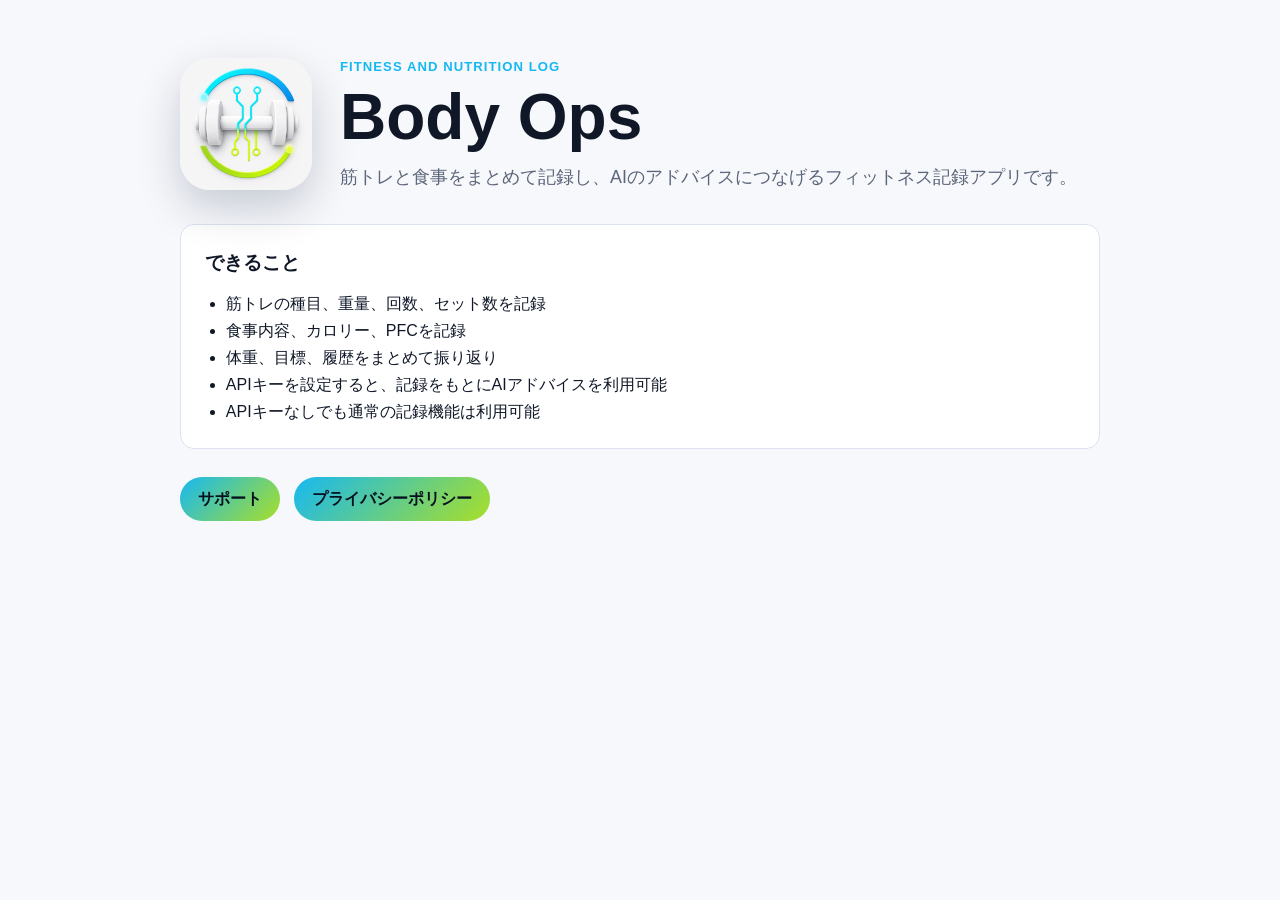
<file: docs/index.html>
<!doctype html>
<html lang="ja">
<head>
  <meta charset="utf-8">
  <meta name="viewport" content="width=device-width, initial-scale=1">
  <title>Body Ops</title>
  <link rel="stylesheet" href="./styles.css">
</head>
<body>
  <main class="page">
    <section class="hero">
      <div class="icon-wrap">
        <img src="./assets/body-ops-icon.png" alt="Body Ops app icon">
      </div>
      <div>
        <p class="eyebrow">Fitness and nutrition log</p>
        <h1>Body Ops</h1>
        <p class="lead">筋トレと食事をまとめて記録し、AIのアドバイスにつなげるフィットネス記録アプリです。</p>
      </div>
    </section>

    <section class="content">
      <h2>できること</h2>
      <ul>
        <li>筋トレの種目、重量、回数、セット数を記録</li>
        <li>食事内容、カロリー、PFCを記録</li>
        <li>体重、目標、履歴をまとめて振り返り</li>
        <li>APIキーを設定すると、記録をもとにAIアドバイスを利用可能</li>
        <li>APIキーなしでも通常の記録機能は利用可能</li>
      </ul>
    </section>

    <nav class="links" aria-label="Body Ops links">
      <a href="./support.html">サポート</a>
      <a href="./privacy.html">プライバシーポリシー</a>
    </nav>
  </main>
</body>
</html>
</file>
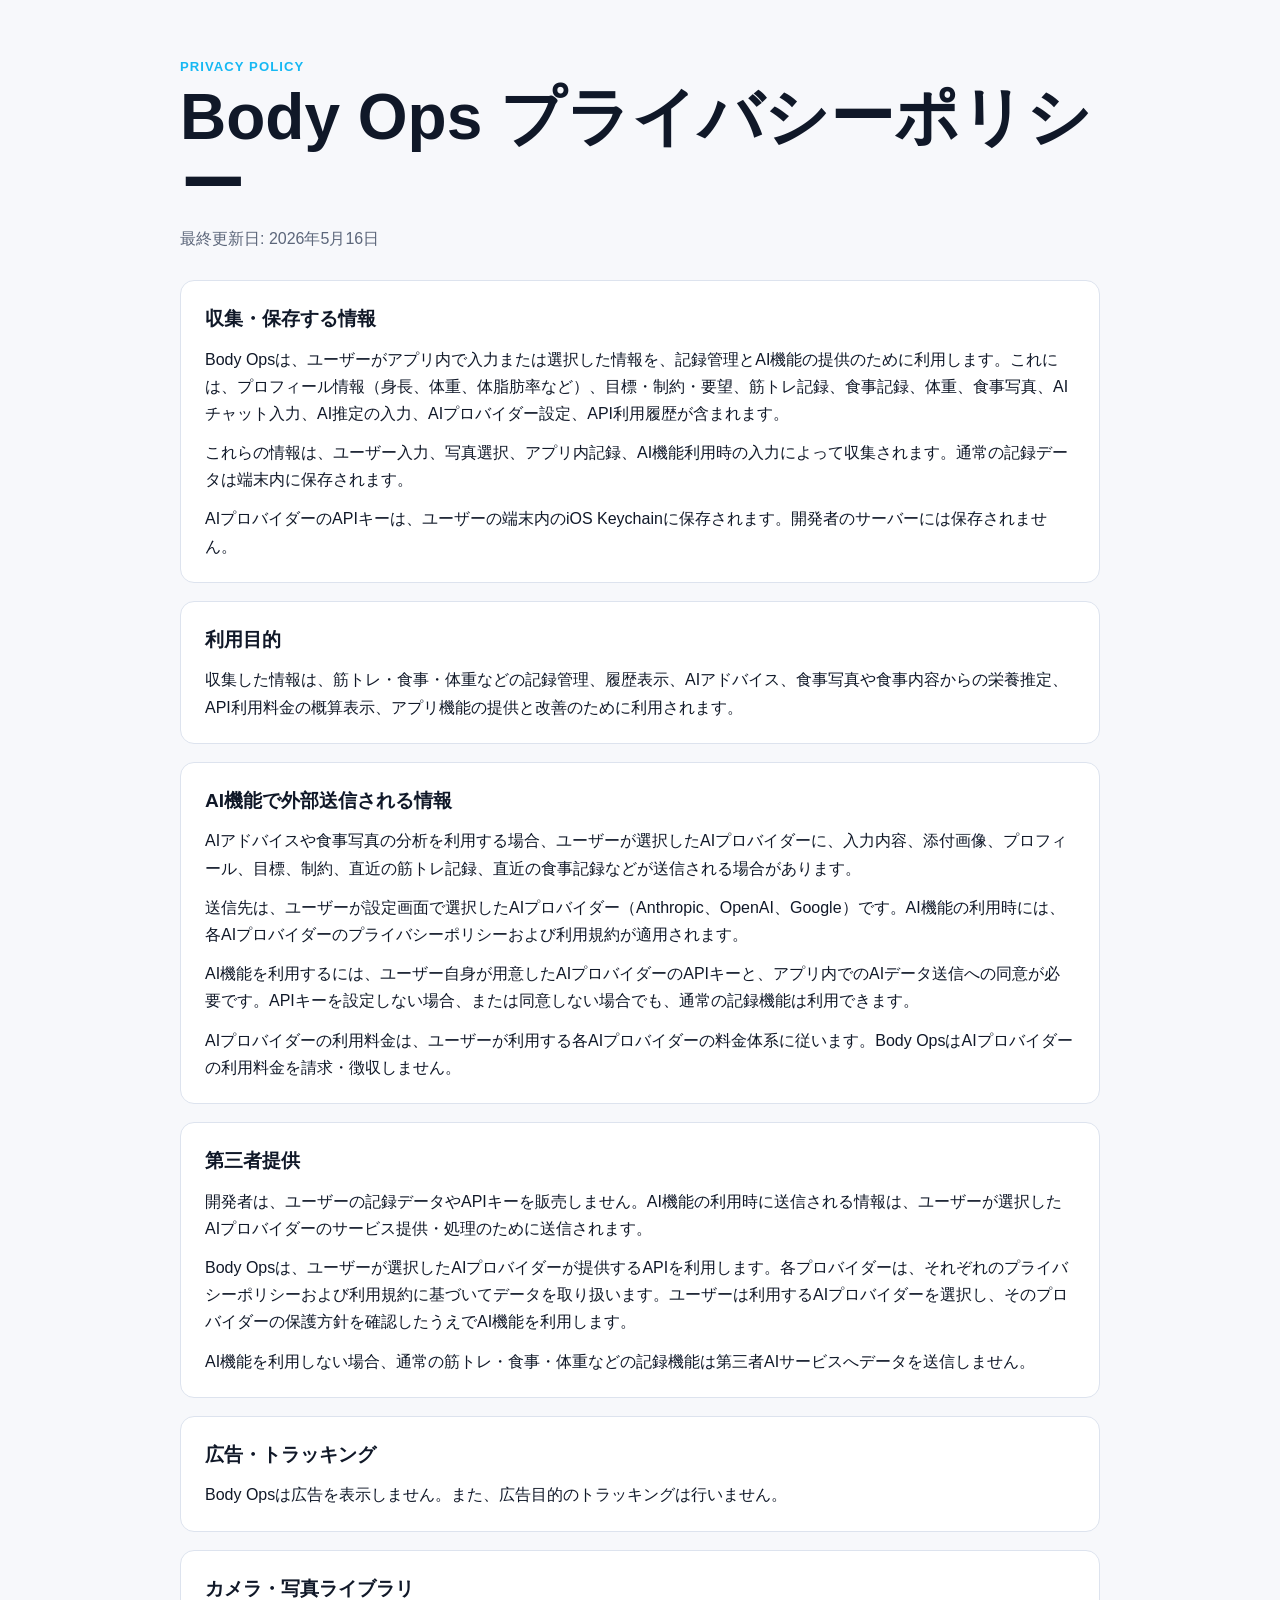
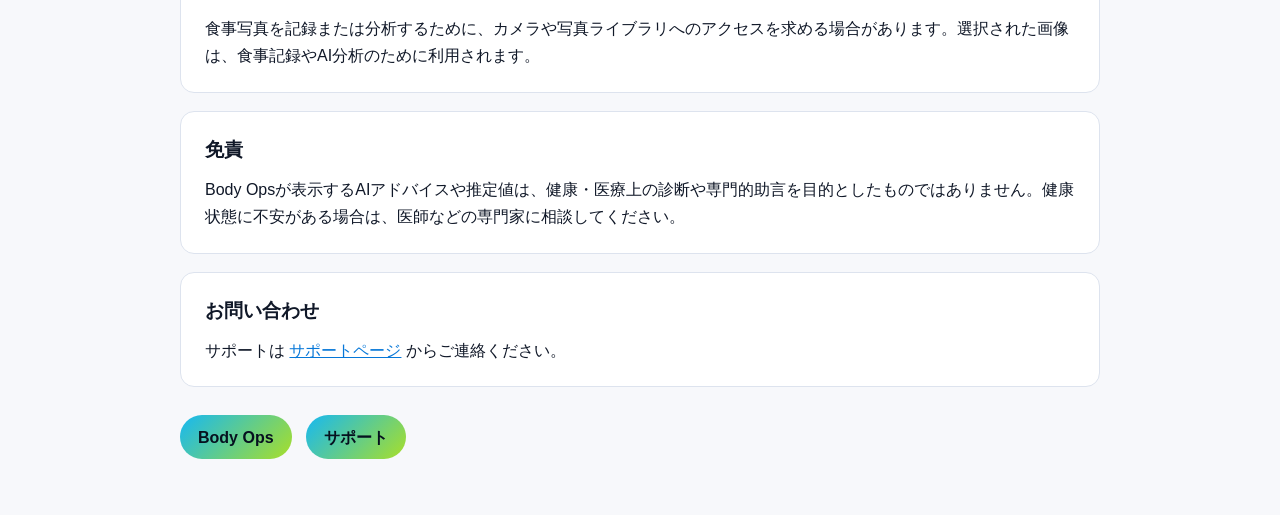
<file: docs/privacy.html>
<!doctype html>
<html lang="ja">
<head>
  <meta charset="utf-8">
  <meta name="viewport" content="width=device-width, initial-scale=1">
  <title>Body Ops プライバシーポリシー</title>
  <link rel="stylesheet" href="./styles.css">
</head>
<body>
  <main class="page">
    <p class="eyebrow">Privacy Policy</p>
    <h1>Body Ops プライバシーポリシー</h1>
    <p class="updated">最終更新日: 2026年5月16日</p>

    <section class="content">
      <h2>収集・保存する情報</h2>
      <p>Body Opsは、ユーザーがアプリ内で入力または選択した情報を、記録管理とAI機能の提供のために利用します。これには、プロフィール情報（身長、体重、体脂肪率など）、目標・制約・要望、筋トレ記録、食事記録、体重、食事写真、AIチャット入力、AI推定の入力、AIプロバイダー設定、API利用履歴が含まれます。</p>
      <p>これらの情報は、ユーザー入力、写真選択、アプリ内記録、AI機能利用時の入力によって収集されます。通常の記録データは端末内に保存されます。</p>
      <p>AIプロバイダーのAPIキーは、ユーザーの端末内のiOS Keychainに保存されます。開発者のサーバーには保存されません。</p>
    </section>

    <section class="content">
      <h2>利用目的</h2>
      <p>収集した情報は、筋トレ・食事・体重などの記録管理、履歴表示、AIアドバイス、食事写真や食事内容からの栄養推定、API利用料金の概算表示、アプリ機能の提供と改善のために利用されます。</p>
    </section>

    <section class="content">
      <h2>AI機能で外部送信される情報</h2>
      <p>AIアドバイスや食事写真の分析を利用する場合、ユーザーが選択したAIプロバイダーに、入力内容、添付画像、プロフィール、目標、制約、直近の筋トレ記録、直近の食事記録などが送信される場合があります。</p>
      <p>送信先は、ユーザーが設定画面で選択したAIプロバイダー（Anthropic、OpenAI、Google）です。AI機能の利用時には、各AIプロバイダーのプライバシーポリシーおよび利用規約が適用されます。</p>
      <p>AI機能を利用するには、ユーザー自身が用意したAIプロバイダーのAPIキーと、アプリ内でのAIデータ送信への同意が必要です。APIキーを設定しない場合、または同意しない場合でも、通常の記録機能は利用できます。</p>
      <p>AIプロバイダーの利用料金は、ユーザーが利用する各AIプロバイダーの料金体系に従います。Body OpsはAIプロバイダーの利用料金を請求・徴収しません。</p>
    </section>

    <section class="content">
      <h2>第三者提供</h2>
      <p>開発者は、ユーザーの記録データやAPIキーを販売しません。AI機能の利用時に送信される情報は、ユーザーが選択したAIプロバイダーのサービス提供・処理のために送信されます。</p>
      <p>Body Opsは、ユーザーが選択したAIプロバイダーが提供するAPIを利用します。各プロバイダーは、それぞれのプライバシーポリシーおよび利用規約に基づいてデータを取り扱います。ユーザーは利用するAIプロバイダーを選択し、そのプロバイダーの保護方針を確認したうえでAI機能を利用します。</p>
      <p>AI機能を利用しない場合、通常の筋トレ・食事・体重などの記録機能は第三者AIサービスへデータを送信しません。</p>
    </section>

    <section class="content">
      <h2>広告・トラッキング</h2>
      <p>Body Opsは広告を表示しません。また、広告目的のトラッキングは行いません。</p>
    </section>

    <section class="content">
      <h2>カメラ・写真ライブラリ</h2>
      <p>食事写真を記録または分析するために、カメラや写真ライブラリへのアクセスを求める場合があります。選択された画像は、食事記録やAI分析のために利用されます。</p>
    </section>

    <section class="content">
      <h2>免責</h2>
      <p>Body Opsが表示するAIアドバイスや推定値は、健康・医療上の診断や専門的助言を目的としたものではありません。健康状態に不安がある場合は、医師などの専門家に相談してください。</p>
    </section>

    <section class="content">
      <h2>お問い合わせ</h2>
      <p>サポートは <a href="./support.html">サポートページ</a> からご連絡ください。</p>
    </section>

    <nav class="links" aria-label="Body Ops links">
      <a href="./index.html">Body Ops</a>
      <a href="./support.html">サポート</a>
    </nav>
  </main>
</body>
</html>
</file>
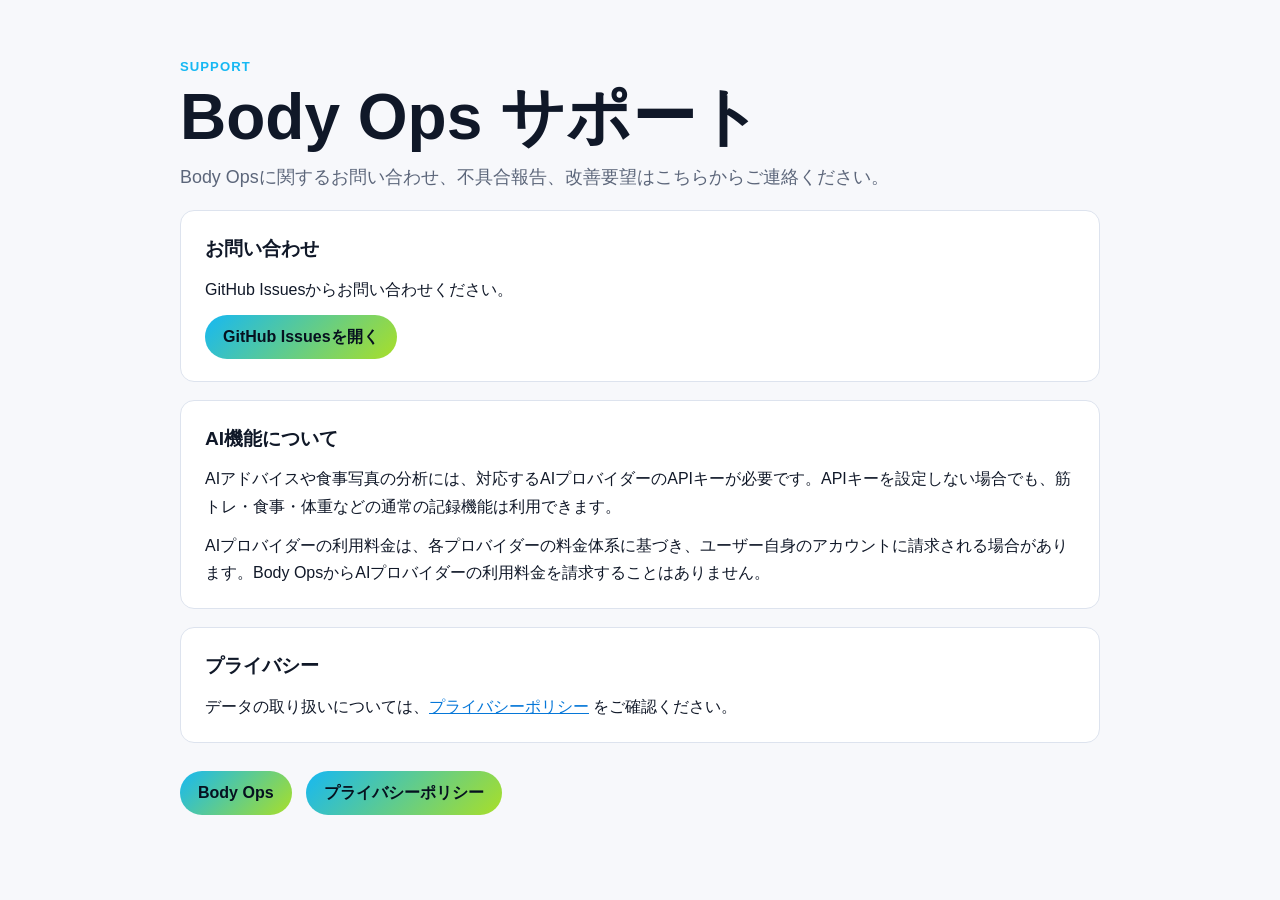
<file: docs/support.html>
<!doctype html>
<html lang="ja">
<head>
  <meta charset="utf-8">
  <meta name="viewport" content="width=device-width, initial-scale=1">
  <title>Body Ops サポート</title>
  <link rel="stylesheet" href="./styles.css">
</head>
<body>
  <main class="page">
    <p class="eyebrow">Support</p>
    <h1>Body Ops サポート</h1>
    <p class="lead">Body Opsに関するお問い合わせ、不具合報告、改善要望はこちらからご連絡ください。</p>

    <section class="content">
      <h2>お問い合わせ</h2>
      <p>GitHub Issuesからお問い合わせください。</p>
      <p><a class="button" href="https://github.com/planethunter555/BodyOps/issues">GitHub Issuesを開く</a></p>
    </section>

    <section class="content">
      <h2>AI機能について</h2>
      <p>AIアドバイスや食事写真の分析には、対応するAIプロバイダーのAPIキーが必要です。APIキーを設定しない場合でも、筋トレ・食事・体重などの通常の記録機能は利用できます。</p>
      <p>AIプロバイダーの利用料金は、各プロバイダーの料金体系に基づき、ユーザー自身のアカウントに請求される場合があります。Body OpsからAIプロバイダーの利用料金を請求することはありません。</p>
    </section>

    <section class="content">
      <h2>プライバシー</h2>
      <p>データの取り扱いについては、<a href="./privacy.html">プライバシーポリシー</a> をご確認ください。</p>
    </section>

    <nav class="links" aria-label="Body Ops links">
      <a href="./index.html">Body Ops</a>
      <a href="./privacy.html">プライバシーポリシー</a>
    </nav>
  </main>
</body>
</html>
</file>
<file: docs/styles.css>
:root {
  color-scheme: light dark;
  --bg: #f7f8fb;
  --text: #101828;
  --muted: #5c667a;
  --panel: #ffffff;
  --line: #dde3ee;
  --accent: #16b8f3;
  --accent-2: #a9df28;
}

@media (prefers-color-scheme: dark) {
  :root {
    --bg: #07111f;
    --text: #f5f8ff;
    --muted: #a9b4c7;
    --panel: #0d1a2a;
    --line: #23344d;
  }
}

* {
  box-sizing: border-box;
}

body {
  margin: 0;
  background: var(--bg);
  color: var(--text);
  font-family: -apple-system, BlinkMacSystemFont, "Helvetica Neue", "Hiragino Sans", "Yu Gothic", sans-serif;
  line-height: 1.7;
}

a {
  color: #0677d8;
}

.page {
  width: min(920px, calc(100% - 32px));
  margin: 0 auto;
  padding: 56px 0;
}

.hero {
  display: grid;
  grid-template-columns: 132px 1fr;
  gap: 28px;
  align-items: center;
  margin-bottom: 32px;
}

.icon-wrap {
  width: 132px;
  height: 132px;
  border-radius: 30px;
  overflow: hidden;
  box-shadow: 0 18px 44px rgba(0, 26, 60, 0.2);
}

.icon-wrap img {
  width: 100%;
  height: 100%;
  display: block;
}

.eyebrow {
  margin: 0 0 6px;
  color: var(--accent);
  font-size: 0.82rem;
  font-weight: 700;
  letter-spacing: 0.08em;
  text-transform: uppercase;
}

h1 {
  margin: 0 0 10px;
  font-size: clamp(2.1rem, 5vw, 4rem);
  line-height: 1.05;
}

h2 {
  margin: 0 0 10px;
  font-size: 1.2rem;
}

.lead {
  margin: 0;
  color: var(--muted);
  font-size: 1.12rem;
}

.updated {
  margin: -4px 0 28px;
  color: var(--muted);
}

.content {
  margin: 18px 0;
  padding: 22px 24px;
  background: var(--panel);
  border: 1px solid var(--line);
  border-radius: 14px;
}

.content p,
.content ul {
  margin: 0;
}

.content p + p {
  margin-top: 12px;
}

ul {
  padding-left: 1.3em;
}

.links {
  display: flex;
  flex-wrap: wrap;
  gap: 14px;
  margin-top: 28px;
}

.links a,
.button {
  display: inline-flex;
  align-items: center;
  min-height: 44px;
  padding: 0 18px;
  border-radius: 999px;
  background: linear-gradient(135deg, var(--accent), var(--accent-2));
  color: #06111f;
  font-weight: 700;
  text-decoration: none;
}

@media (max-width: 620px) {
  .page {
    padding: 34px 0;
  }

  .hero {
    grid-template-columns: 88px 1fr;
    gap: 18px;
  }

  .icon-wrap {
    width: 88px;
    height: 88px;
    border-radius: 20px;
  }
}
</file>
